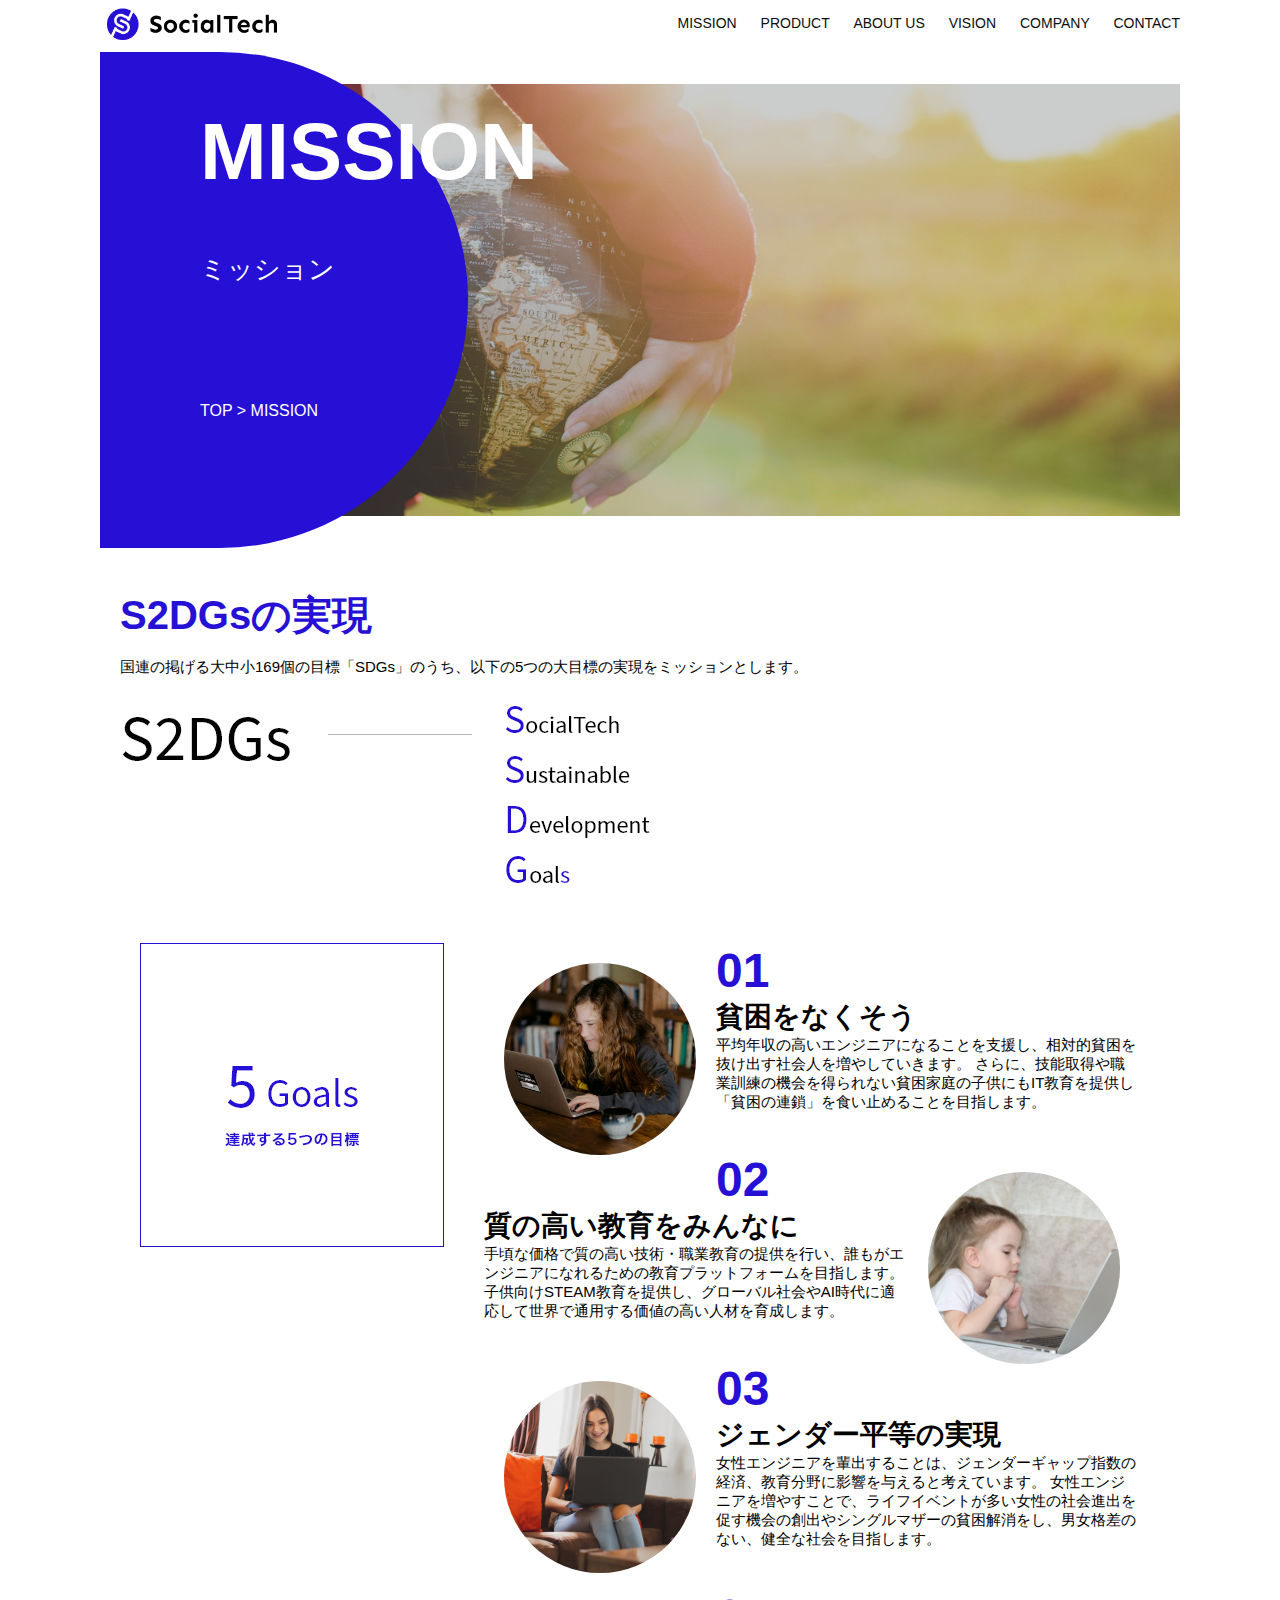
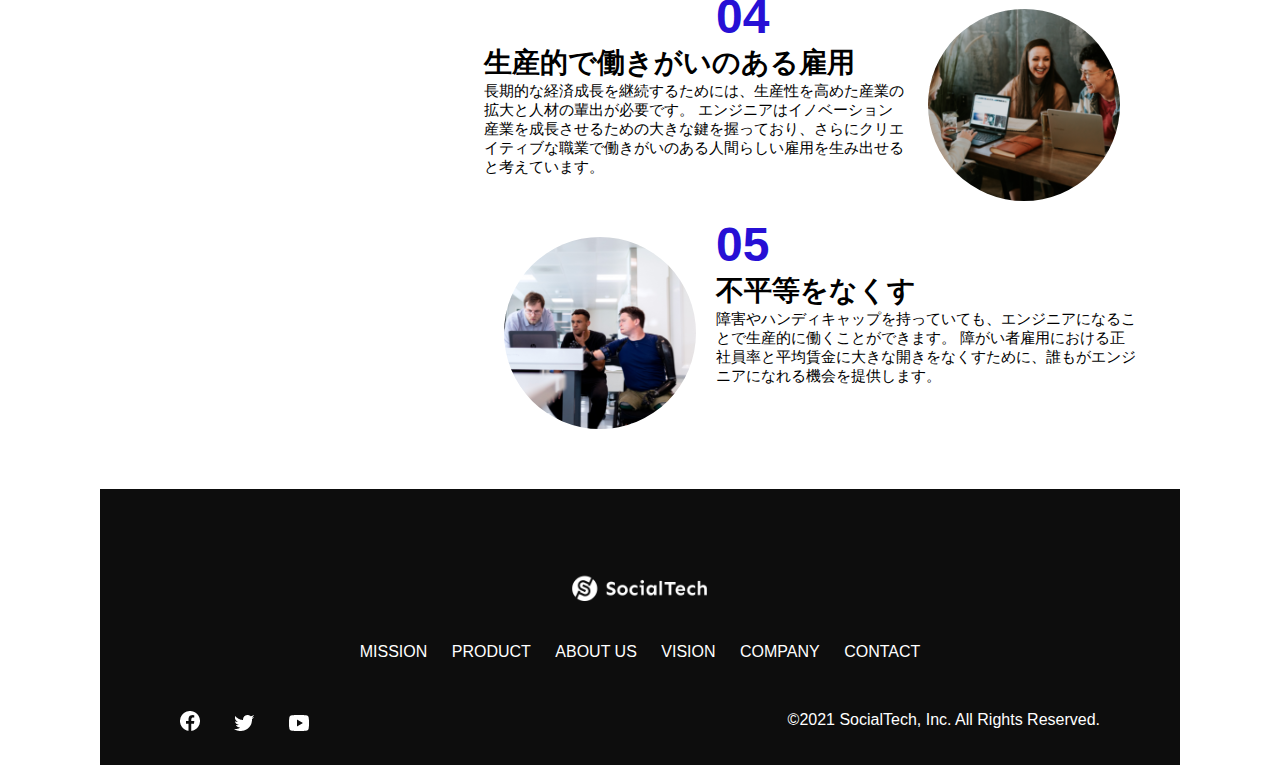
<file: kadai_005/mission.html>
<!DOCTYPE html>
<html>
  <head>
    <meta charset="UTF-8">
    <meta name="description" content="SocialTechが目指す5つの目標(S2DGs)を紹介します">
    <meta name="viewport" content="width=device-width, initial-scale=1.0">
    <title>SocialTech - MISSION ミッション -</title>
    <link rel="stylesheet" href="style.css">
  </head>

  <body>
    <!-- ヘッダー -->
    <header>
      <!-- ロゴ -->
      <a href="index.html" id="logo"><img src="images/logo.png" alt="トップページに戻る"></a>

      <!-- PC用ナビゲーション -->
      <nav id="nav-pc">
        <a href="mission.html">MISSION</a>
        <a href="product.html">PRODUCT</a>
        <a href="index.html#aboutus">ABOUT US</a>
        <a href="index.html#vision">VISION</a>
        <a href="index.html#company">COMPANY</a>
        <a href="index.html#contact">CONTACT</a>
      </nav>

      <!-- スマホ用メニューボタン -->
      <img id="menu-sp" src="images/button-menu.png" alt="ナビゲーションを開く"
          onclick="document.getElementById('nav-sp').style.display = 'block'">

      <!-- スマホ用ナビゲーション -->
      <nav id="nav-sp">
        <img id="close" src="images/button-close.png" alt="ナビゲーションを閉じる"
          onclick="document.getElementById('nav-sp').style.display = 'none'">
        <a id="logo-sp" href="index.html"
          onclick="document.getElementById('nav-sp').style.display = 'none'">
          <img src="images/logo-sp.png" alt="トップページに戻る"></a>
        <a class="menu" href="mission.html"
          onclick="document.getElementById('nav-sp').style.display ='none'">MISSION</a>
        <a class="menu" href="product.html"
          onclick="document.getElementById('nav-sp').style.display ='none'" >PRODUCT</a>
        <a class="menu" href="index.html#aboutus"
          onclick="document.getElementById('nav-sp').style.display ='none'">ABOUTUS</a>
        <a class="menu" href="index.html#vision"
          onclick="document.getElementById('nav-sp').style.display ='none'">VISION</a>
        <a class="menu" href="index.html#company"
          onclick="document.getElementById('nav-sp').style.display ='none'">COMPANY</a>
        <a class="menu" href="index.html#contact"
          onclick="document.getElementById('nav-sp').style.display ='none'">CONTACT</a>
        <div id="sns">
          <a href="https://www.facebook.com/sejuku2013">
            <img src="images/button-facebook.png" alt="Facebookのリンク"></a>
          <a href="https://twitter.com/samuraijuku">
            <img src="images/button-twitter.png" alt="Twitterのリンク"></a>
          <a href="https://www.youtube.com/channel/UCCFOQO5aDK0xXam4cUQXT8g">
            <img src="images/button-youtube.png" alt="Youtubeのリンク"></a>
        </div>
      </nav>
    </header>
    <main>
      <article>
        <section id="mission-main">
          <div id="mission-title">
            <h1>MISSION</h1>
            <span>ミッション</span>
            <div>TOP > MISSION</div>
          </div>
        </section>
        <section id="mission-s2dgs">
          <h2 class="mission-h2">S2DGsの実現</h2>
          <p>国連の掲げる大中小169個の目標「SDGs」のうち、以下の5つの大目標の実現をミッションとします。</p>
          <img src="images/mission/mission-s2dgs.png" alt="S2DGs">
        </section>
        <section id="mission-5goals">
          <div>
            <img id="s2dgs-image" src="images/mission/mission-5goals.png" alt="5Goals">
          </div>
          <div>
            <div>
              <img class="fivegoals-image-left" src="images/mission/mission-5goals01.png" alt="PCを操作する女の子">
              <span class="fivegoals-number">01</span>
              <h3 class="fivegoals-h3">貧困をなくそう</h3>
              <p class="fivegoals-p">
                平均年収の高いエンジニアになることを支援し、相対的貧困を抜け出す社会人を増やしていきます。
                さらに、技能取得や職業訓練の機会を得られない貧困家庭の子供にもIT教育を提供し「貧困の連鎖」を食い止めることを目指します。</p>
            </div>

            <div>
              <img class="fivegoals-image-right" src="images/mission/mission-5goals02.png" alt="PCを見つめる小さい女の子">
              <span class="fivegoals-number">02</span>
              <h3 class="fivegoals-h3">質の高い教育をみんなに</h3>
              <p class="fivegoals-p">
                手頃な価格で質の高い技術・職業教育の提供を行い、誰もがエンジニアになれるための教育プラットフォームを目指します。
                子供向けSTEAM教育を提供し、グローバル社会やAI時代に適応して世界で通用する価値の高い人材を育成します。</p>
            </div>

            <div>
              <img class="fivegoals-image-left" src="images/mission/mission-5goals03.png" alt="PCを操作する女性">
              <span class="fivegoals-number">03</span>
              <h3 class="fivegoals-h3">ジェンダー平等の実現</h3>
              <p class="fivegoals-p">
                女性エンジニアを輩出することは、ジェンダーギャップ指数の経済、教育分野に影響を与えると考えています。
                女性エンジニアを増やすことで、ライフイベントが多い女性の社会進出を促す機会の創出やシングルマザーの貧困解消をし、男女格差のない、健全な社会を目指します。</p>
            </div>

            <div>
              <img class="fivegoals-image-right" src="images/mission/mission-5goals04.png" alt="笑顔で話し合う3人の男女">
              <span class="fivegoals-number">04</span>
              <h3 class="fivegoals-h3">生産的で働きがいのある雇用</h3>
              <p class="fivegoals-p">
                長期的な経済成長を継続するためには、生産性を高めた産業の拡大と人材の輩出が必要です。
                エンジニアはイノベーション産業を成長させるための大きな鍵を握っており、さらにクリエイティブな職業で働きがいのある人間らしい雇用を生み出せると考えています。</p>
            </div>

            <div>
              <img class="fivegoals-image-left" src="images/mission/mission-5goals05.png" alt="障害を持つ男性が生き生きと働く様子">
              <span class="fivegoals-number">05</span>
              <h3 class="fivegoals-h3">不平等をなくす</h3>
              <p class="fivegoals-p">
                障害やハンディキャップを持っていても、エンジニアになることで生産的に働くことができます。
                障がい者雇用における正社員率と平均賃金に大きな開きをなくすために、誰もがエンジニアになれる機会を提供します。</p>
            </div>
          </div>
        </section>
      </article>
      <footer>
        <div id="footer-logo">
          <img src="images/logo-sp.png" alt="SocialTech">
        </div>
        <div id="footer-link">
          <a href="mission.html">MISSION</a>
          <a href="product.html">PRODUCT</a>
          <a href="index.html#aboutus">ABOUT US</a>
          <a href="index.html#vision">VISION</a>
          <a href="index.html#company">COMPANY</a>
          <a href="index.html#contact">CONTACT</a>
        </div>
        <div id="sns-footer">
          <a href="https://www.facebook.com/sejuku2013">
            <img src="images/button-facebook.png" alt="Facebookのリンク"></a>
          <a href="https://twitter.com/samuraijuku">
            <img src="images/button-twitter.png" alt="Twitterのリンク"></a>
          <a href="https://www.youtube.com/channel/UCCFOQO5aDK0xXam4cUQXT8g">
            <img src="images/button-youtube.png" alt="Youtubeのリンク"></a>
          <span id="copyright">&copy;2021 SocialTech, Inc. All Rights Reserved.</span>
        </div>
      </footer>
    </main>
  </body>
</html>
</file>
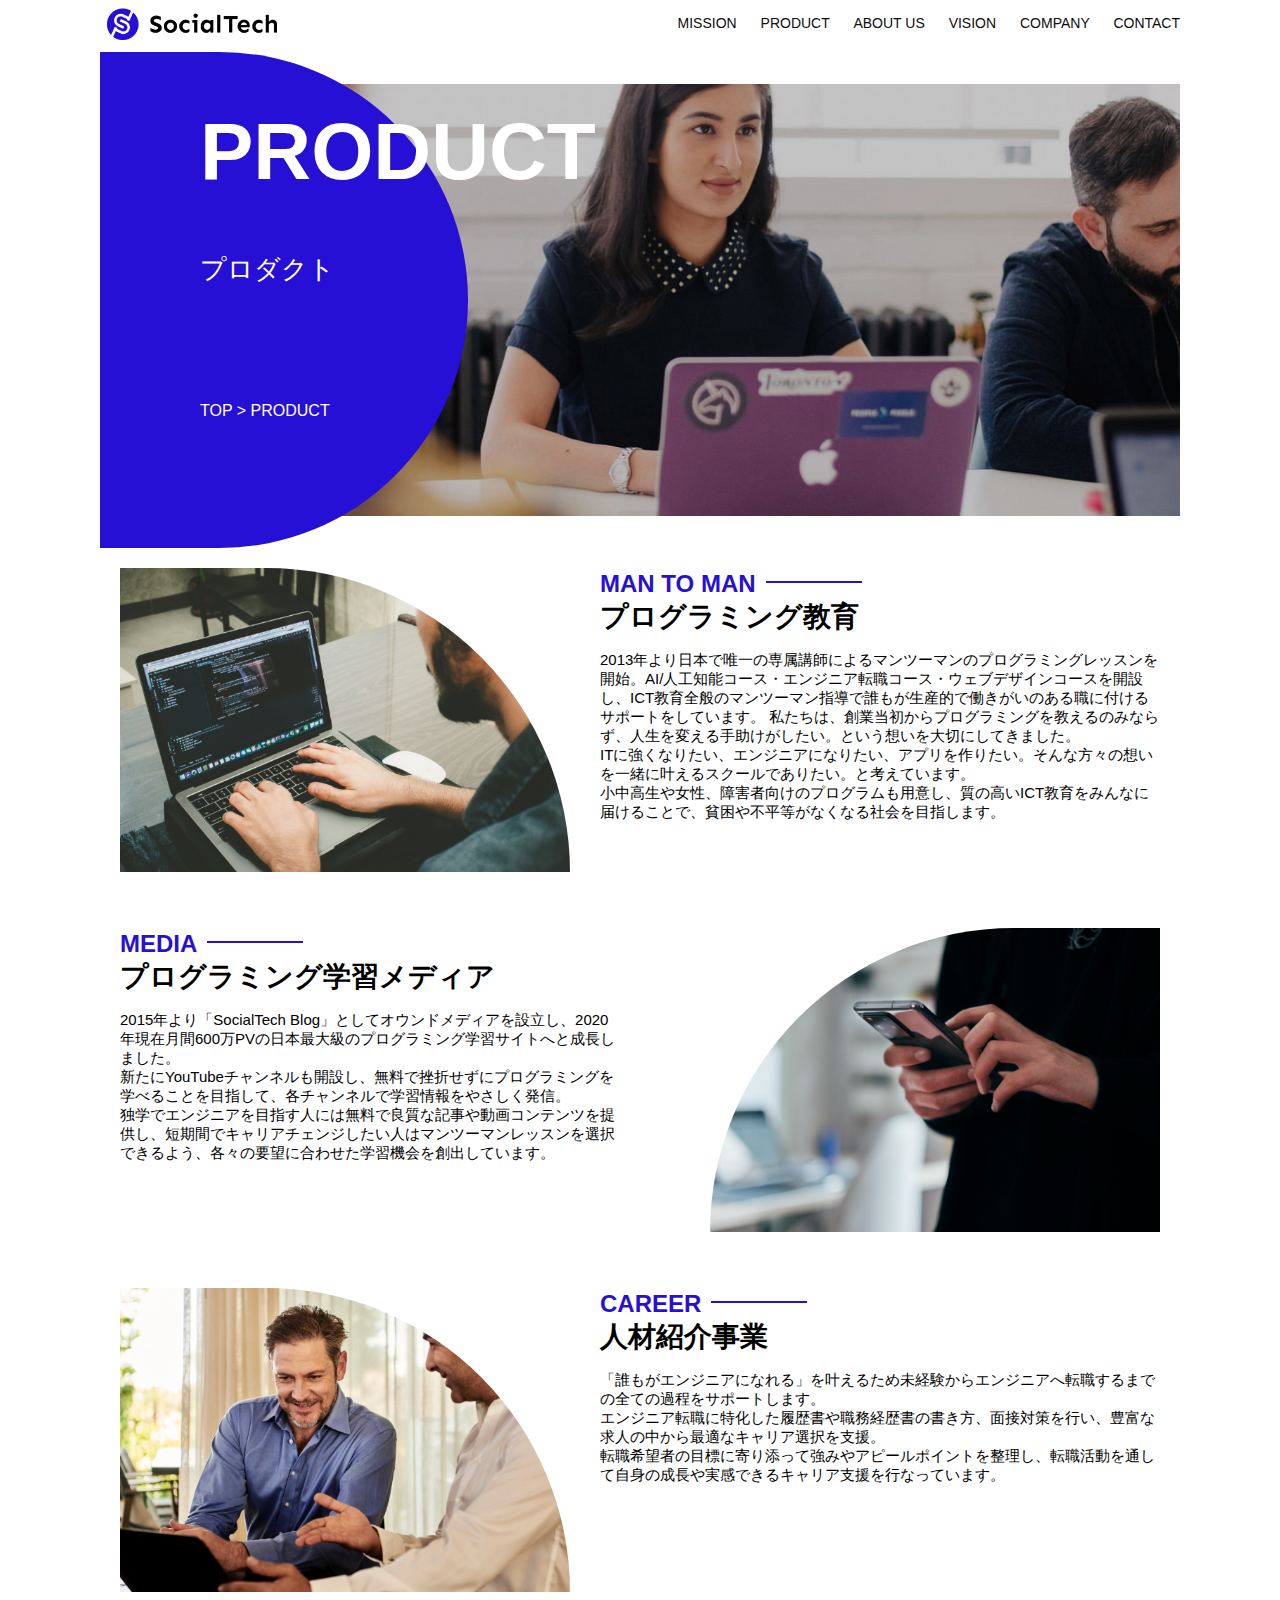
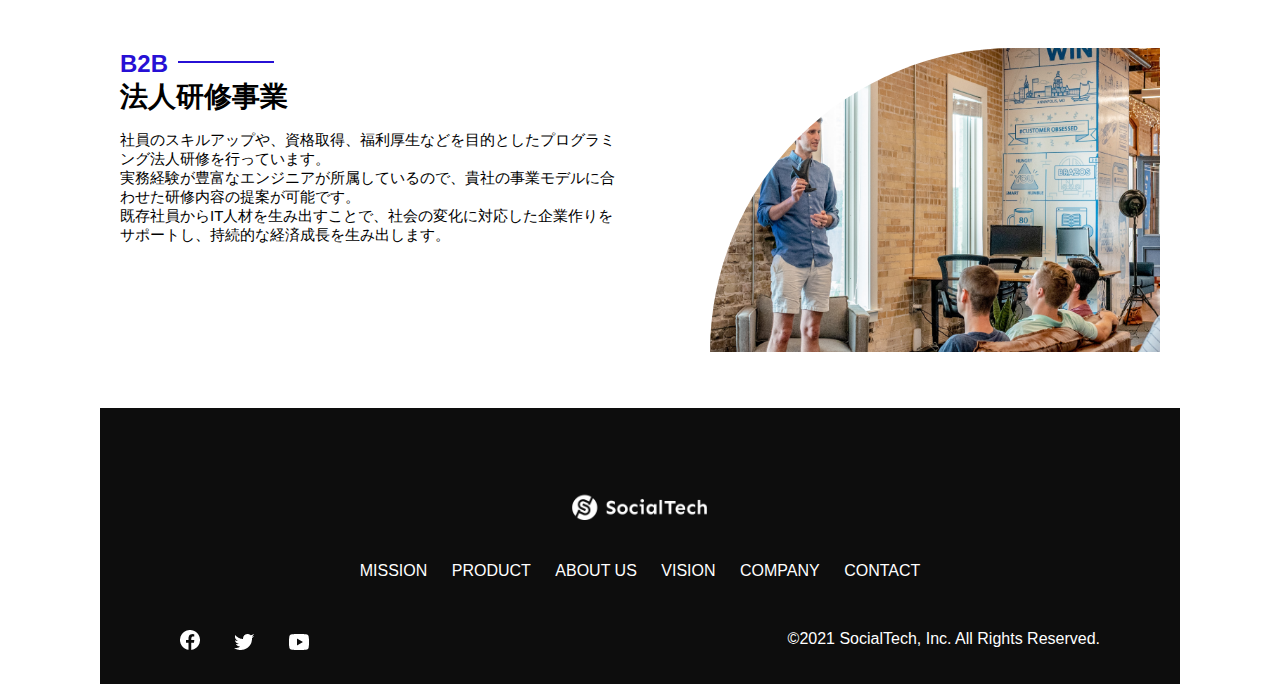
<file: kadai_005/product.html>
<!DOCTYPE html>
<html>
  <head>
    <meta charset="UTF-8">
    <meta name="description" content="SocialTechの4つのプロダクトを紹介します。">
    <meta name="viewport" content="width=device-width, initial-scale=1.0">
    <title>SocialTech - PRODUCT プロダクト -</title>
    <link rel="stylesheet" href="style.css">
  </head>

  <body>
    <!-- ヘッダー -->
    <header>
      <!-- ロゴ -->
      <a href="index.html" id="logo"><img src="images/logo.png" alt="トップページに戻る"></a>

      <!-- PC用ナビゲーション -->
      <nav id="nav-pc">
        <a href="mission.html">MISSION</a>
        <a href="product.html">PRODUCT</a>
        <a href="index.html#aboutus">ABOUT US</a>
        <a href="index.html#vision">VISION</a>
        <a href="index.html#company">COMPANY</a>
        <a href="index.html#contact">CONTACT</a>
      </nav>

      <!-- スマホ用メニューボタン -->
      <img id="menu-sp" src="images/button-menu.png" alt="ナビゲーションを開く"
        onclick="document.getElementById('nav-sp').style.display = 'block'">

      <!-- スマホ用ナビゲーション -->
      <nav id="nav-sp">
        <img id="close" src="images/button-close.png" alt="ナビゲーションを閉じる"
          onclick="document.getElementById('nav-sp').style.display = 'none'">
        <a id="logo-sp" href="index.html"
          onclick="document.getElementById('nav-sp').style.display = 'none'">
          <img src="images/logo-sp.png" alt="トップページに戻る"></a>
        <a class="menu" href="mission.html"
          onclick="document.getElementById('nav-sp').style.display ='none'">MISSION</a>
        <a class="menu" href="product.html"
          onclick="document.getElementById('nav-sp').style.display ='none'">PRODUCT</a>
        <a class="menu" href="index.html#aboutus"
          onclick="document.getElementById('nav-sp').style.display ='none'">ABOUTUS</a>
        <a class="menu" href="index.html#vision"
          onclick="document.getElementById('nav-sp').style.display ='none'">VISION</a>
        <a class="menu" href="index.html#company"
          onclick="document.getElementById('nav-sp').style.display ='none'">COMPANY</a>
        <a class="menu" href="index.html#contact"
          onclick="document.getElementById('nav-sp').style.display ='none'">CONTACT</a>
        <div id="sns">
          <a href="https://www.facebook.com/sejuku2013">
            <img src="images/button-facebook.png" alt="Facebookのリンク"></a>
          <a href="https://twitter.com/samuraijuku">
            <img src="images/button-twitter.png" alt="Twitterのリンク"></a>
          <a href="https://www.youtube.com/channel/UCCFOQO5aDK0xXam4cUQXT8g">
            <img src="images/button-youtube.png" alt="Youtubeのリンク"></a>
        </div>
      </nav>
    </header>
    <main>
      <article>
        <section id="product-main">
          <div id="product-title">
            <h1>PRODUCT</h1>
            <span>プロダクト</span>
            <div>TOP > PRODUCT</div>
          </div>
        </section>
        <section class="product-section1">
          <img src="images/product/product-mantoman.png" alt="PCでコードを書く男性">
          <div>
            <h2 class="product-h2">MAN TO MAN</h2>
            <h3 class="product-h3">プログラミング教育</h3>
            <p>2013年より日本で唯一の専属講師によるマンツーマンのプログラミングレッスンを開始。AI/人工知能コース・エンジニア転職コース・ウェブデザインコースを開設し、ICT教育全般のマンツーマン指導で誰もが生産的で働きがいのある職に付けるサポートをしています。
              私たちは、創業当初からプログラミングを教えるのみならず、人生を変える手助けがしたい。という想いを大切にしてきました。
              <br>ITに強くなりたい、エンジニアになりたい、アプリを作りたい。そんな方々の想いを一緒に叶えるスクールでありたい。と考えています。
              <br>小中高生や女性、障害者向けのプログラムも用意し、質の高いICT教育をみんなに届けることで、貧困や不平等がなくなる社会を目指します。</p>
          </div>
        </section>
        <section class="product-section2">
          <div>
            <h2 class="product-h2">MEDIA</h2>
            <h3 class="product-h3">プログラミング学習メディア</h3>
            <p>2015年より「SocialTech Blog」としてオウンドメディアを設立し、2020年現在月間600万PVの日本最大級のプログラミング学習サイトへと成長しました。
              <br>新たにYouTubeチャンネルも開設し、無料で挫折せずにプログラミングを学べることを目指して、各チャンネルで学習情報をやさしく発信。
              <br>独学でエンジニアを目指す人には無料で良質な記事や動画コンテンツを提供し、短期間でキャリアチェンジしたい人はマンツーマンレッスンを選択できるよう、各々の要望に合わせた学習機会を創出しています。</p>
          </div>
          <img src="images/product/product-media.png" alt="スマートフォンを操作する人">
        </section>
        <section class="product-section1">
          <img src="images/product/product-career.png" alt="笑顔で話し合う2人の男性">
          <div>
            <h2 class="product-h2">CAREER</h2>
            <h3 class="product-h3">人材紹介事業</h3>
            <p>「誰もがエンジニアになれる」を叶えるため未経験からエンジニアへ転職するまでの全ての過程をサポートします。
              <br>エンジニア転職に特化した履歴書や職務経歴書の書き方、面接対策を行い、豊富な求人の中から最適なキャリア選択を支援。
              <br>転職希望者の目標に寄り添って強みやアピールポイントを整理し、転職活動を通して自身の成長や実感できるキャリア支援を行なっています。</p>
          </div>
        </section>
        <section class="product-section2">
          <div>
            <h2 class="product-h2">B2B</h2>
            <h3 class="product-h3">法人研修事業</h3>
            <p>社員のスキルアップや、資格取得、福利厚生などを目的としたプログラミング法人研修を行っています。
              <br>実務経験が豊富なエンジニアが所属しているので、貴社の事業モデルに合わせた研修内容の提案が可能です。
              <br>既存社員からIT人材を生み出すことで、社会の変化に対応した企業作りをサポートし、持続的な経済成長を生み出します。</p>
          </div>
          <img src="images/product/product-b2b.png" alt="講演中の男性とそれを聴く人々">
        </section>
      </article>
      <footer>
        <div id="footer-logo">
          <img src="images/logo-sp.png" alt="SocialTech">
        </div>
        <div id="footer-link">
          <a href="mission.html">MISSION</a>
          <a href="product.html">PRODUCT</a>
          <a href="index.html#aboutus">ABOUT US</a>
          <a href="index.html#vision">VISION</a>
          <a href="index.html#company">COMPANY</a>
          <a href="index.html#contact">CONTACT</a>
        </div>
        <div id="sns-footer">
          <a href="https://www.facebook.com/sejuku2013">
            <img src="images/button-facebook.png" alt="Facebookのリンク"></a>
          <a href="https://twitter.com/samuraijuku">
            <img src="images/button-twitter.png" alt="Twitterのリンク"></a>
          <a href="https://www.youtube.com/channel/UCCFOQO5aDK0xXam4cUQXT8g">
            <img src="images/button-youtube.png" alt="Youtubeのリンク"></a>
          <span id="copyright">&copy;2021 SocialTech, Inc. All Rights Reserved.</span>
        </div>
      </footer>
    </main>
  </body>
</html>
</file>
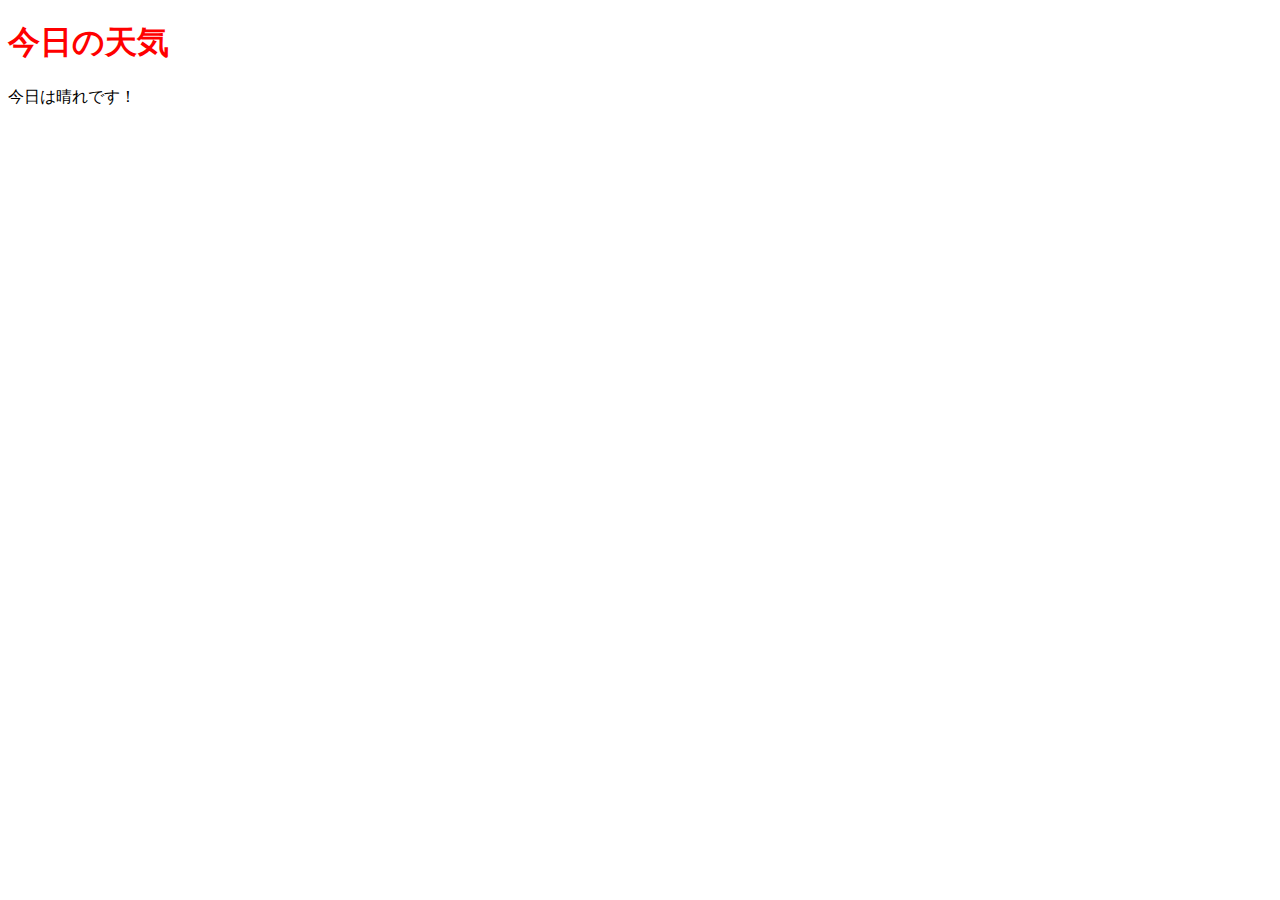
<file: kadai_006/weather.html>
<!DOCTYPE html>
<html lang="ja">
<head>
  <meta charset="UTF-8">
  <meta name="viewport" content="width=device-width, initial-scale=1.0">
  <title>jQueryの基礎を学ぼう_6章課題</title>
  <link rel="stylesheet" href="weather.css">
</head>
<body>
  <h1 id="target">今日の天気</h1>
  <p>今日は晴れです！</p>
  <script src="https://code.jquery.com/jquery-3.6.0.min.js"></script>
  <script src="weather.js"></script>
</body>
</html>
</file>
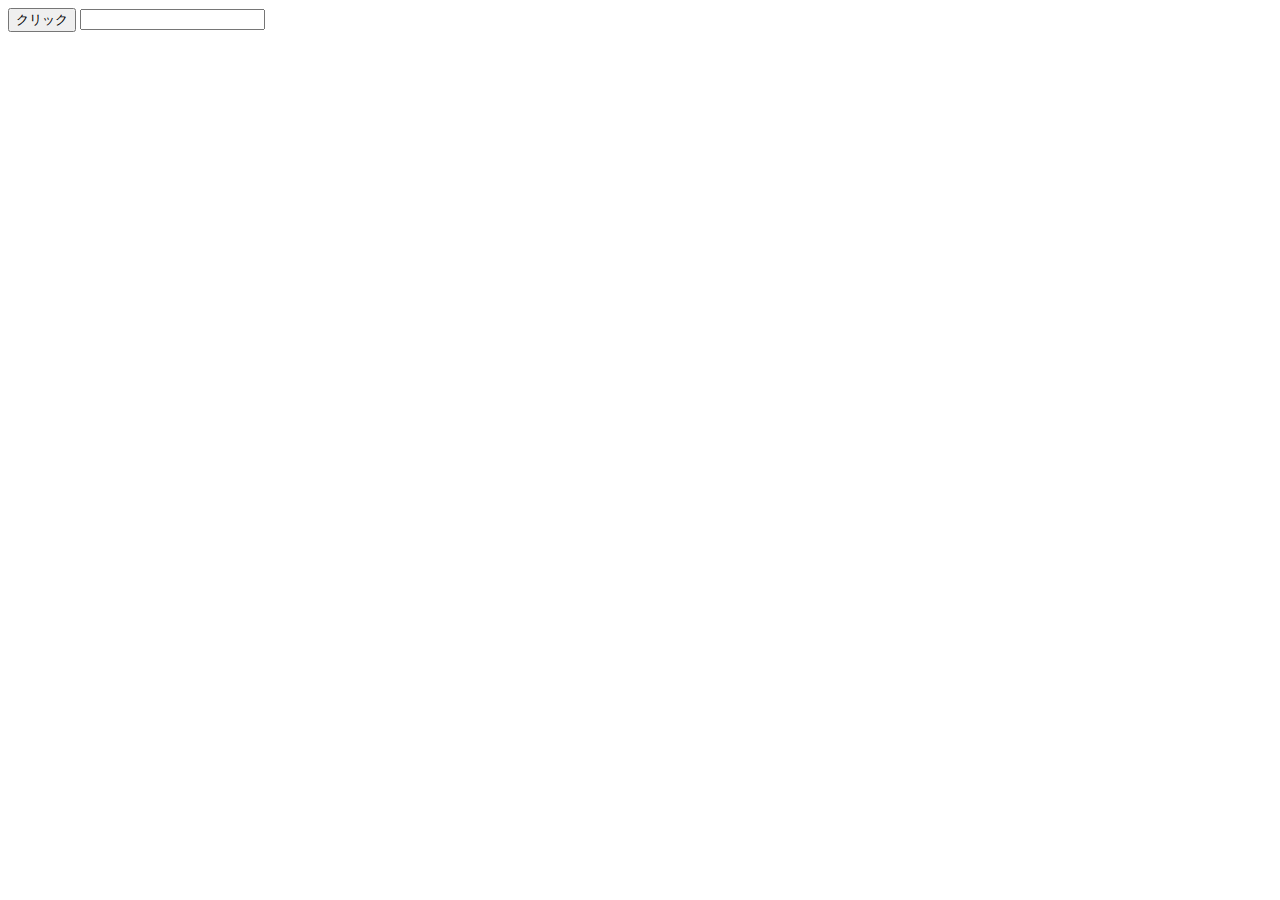
<file: kadai_008/form.html>
<!DOCTYPE html>
<html lang="ja">
<head>
  <meta charset="UTF-8">
  <meta name="viewport" content="width=device-width, initial-scale=1.0">
  <title>jQueryの基礎を学ぼう_8章課題</title>
</head>
<body>
  <div>
    <button class="btn">クリック</button>
    <input type="text" class="text-box" value="">
  </div>
  <script src="https://code.jquery.com/jquery-3.6.0.min.js"></script>
  <script src="form.js"></script>
</body>
</html>
</file>
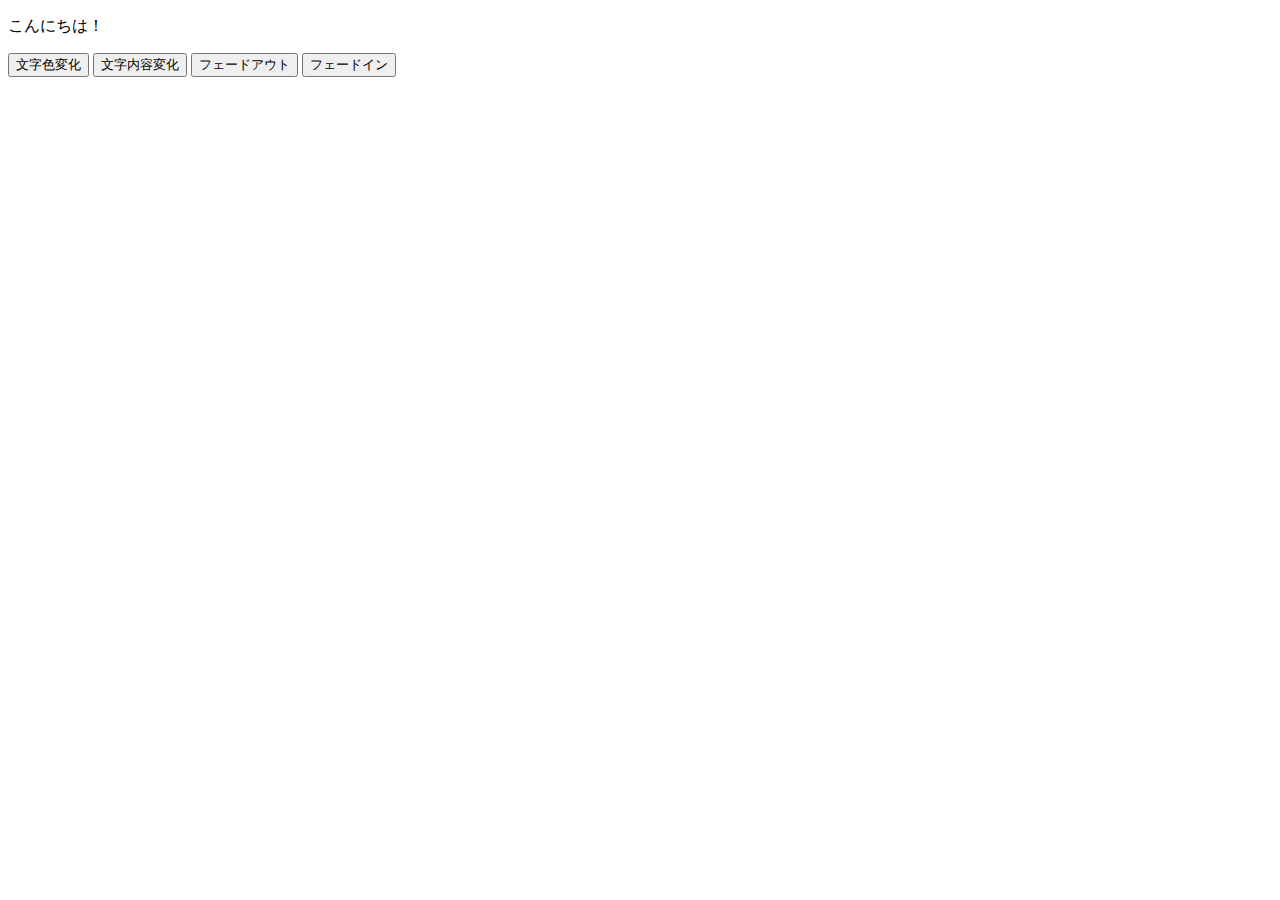
<file: kadai_010/summary.html>
<!DOCTYPE html>
<html lang="ja">
<head>
  <meta charset="UTF-8">
  <meta name="viewport" content="width=device-width, initial-scale=1.0">
  <title>jQueryの基礎を学ぼう</title>
</head>
<body>
  <div>
    <p id="target">こんにちは！</p>
    <button id="change-color">文字色変化</button>
    <button id="change-text">文字内容変化</button>
    <button id="fade-out">フェードアウト</button>
    <button id="fade-in">フェードイン</button>
  </div>
  <script src="https://code.jquery.com/jquery-3.6.0.min.js"></script>
  <script src="summary.js"></script>
</body>
</html>
</file>
<file: kadai_005/style.css>
/*PC、スマホ共通スタイル*/
body{
  font-family: "Source Sans Pro","Hiragino kaku Gothic ProN","Meiryo","Arial","sans-serif";
}
p{
  font-size: 15px;
}

/*PC用のstyle*/
@media screen and (min-width: 768px){

  /* pc用のカルーセル設定 */
  .carousel {
    width: 885px;
    margin-left: 20px;
  }

  .carouselImg {
    width: 885px;
  }

body{
  max-width: 1080px;
  min-width: 900px;
  margin: 0 auto 0 auto;
}

header{
  display: flex;
  justify-content: space-between;
}

#nav-pc{
  font-size: 14px;
  padding-top: 15px;
}

#nav-pc>a{
  text-decoration: none;
  margin-left: 20px;
}
#nav-pc>a:link{
  color: #0d0d0d;
}
#nav-pc>a:visited{
  color: #0d0d0d;
}
#nav-pc>a:hover{
  color: #0d0d0d;
  text-decoration: underline;
}
#nav-pc>a:active{
  color: #0d0d0d;
}

/*スマホ用ナビを非表示*/
#nav-sp,#menu-sp{
  display: none;
}
/* メインビジュアル */
#main-visual{
  position: relative;
  height: 400px;
}
#main-message{
  position: absolute;
  top: 0;
  left: 0;
  background-color: #2710d5;
  color: #ffffff;
  border-radius: 0 0 476px 0;
  max-width: 620px;
  height: 100%;
  width: 100%;
  z-index: 11;
}

#main-message>h1{
  font-size: 60px;
  font-weight: bold;
  margin: 100px 0 0 50px;
}
#main-message>p{
  font-size: 28px;
  margin: 0 0 0 50px;
}
#main-visual>img{
  max-width: 620px;
  border-radius: 476px 0 0 0;
  position: absolute;
  top: 0;
  right: 0;
  z-index: 10;
}
/* 見出し */
h2{
  margin: 40px 0 0 0;
}

h2::after{
  content: url("images/line.png");
  margin-left: 10px;
}

h3{
  font-size: 27px;
}
/* ミッション */
#mission{
  margin: 80px auto;
  width: 100%;
}

#mission-flex{
  width: 100%;
  display: flex;
}

#mission-flex>div{
  width: 50%;
  margin: 20px;
}

#mission-photo{
  width: 100%;
}

#s2dgs{
  margin-top: 50px;
  width: 100%;
}

/*プロダクト*/
#product{
  background-color: #fafafa;
  margin: 80px 0 80px 0;
  padding: 10px 40px 0px 40px;
}
/*外枠*/
#product>div{
  margin-top: 40px;
  display: flex;
}
/*左のカラム*/
#product-left{
  width: 50%;
  margin-right: 20px;
}
/*右のカラム*/
#product-right{
  width: 50%;
  margin-left: 20px;
  margin-top: 80px;
}
/*写真＋説明の枠*/
#product-left>div{
  position: relative;
  height: 480px;
  margin-right: 20px;
}

#product-right>div{
  position: relative;
  height: 480px;
  margin-left: 20px;
}

/*　写真　*/
.product-photo{
  width: 100%;
}
/* 説明文の枠 */
.product-explain{
  background-color: #ffffff;
  position: absolute;
  left: 0;
  top: 280px;
  margin: 0 40px;
  padding: 20px;
  box-shadow: 5px 5px 10px rgba(0,0,0,0.05);
}
/*　説明文の英語　*/
.product-explain>span{
  color: #2710d5;
  font-weight: bold;
  font-size: 16px;
  margin: 0;
}
/*　説明文の見出し　*/
.product-explain>h3{
  font-size: 20px;
  margin: 5px 0px;
}
/*　説明文　*/
.product-explain>p{
  font-size: 14px;
  margin: 0;
}
/*　もっとみるボタン　*/
#product-more{
  margin: 0 auto -42px auto;
}
/*about us*/
#aboutus{
  margin: 80px auto;
}
/*3つの組織文化と写真を入れる枠*/
#aboutus>div{
  display: flex;
}
/*写真*/
.culture-img{
  width: 100%;
  align-self: flex-start;
}
.culture-img2{
  margin-top: 50px;
  width: 100%;
}
/*3つの組織文化の表*/
.culture-table{
  margin-right: 50px;
}
/*番号*/
.culture-num{
  font-size: 80px;
  color: #2710d5;
  margin: 0 20px 0 0;
}
/*組織文化英語*/
.culture-en{
  font-size: 24px;
  color: #2710d5;
  font-weight: bold;
  display: block;
}
/*組織文化日本語*/
.culture-jp{
  font-size: 28px;
  font-weight: bold;
}
/*説明文*/
.culture-description{
  margin: 0;
}
/*ビジョン*/
#vision{
  margin: 80px auto;
}
/*セクション内の外枠*/
#vision>div{
  width: 100%;
  display: flex;
  justify-content: space-between;
  flex-wrap: wrap;
}
/*7つの行動指針の枠*/
.vision-box{
  width: 300px;
  height: 300px;
  margin-bottom: 30px;
  position: relative;
}

.vision-box>img{
  width: 100%;
  height: auto;
  position: absolute;
  top: 0;
  left: 0;
  z-index: 30;
}

.vision-box>span{
  position: absolute;
  top: 0;
  left: 0;
  z-index: 31;
  margin-right: 20px;
}

.vision-box>span>h4{
  color: #2710d5;
  font-size: 19px;
  margin: 80px 0 0 0;
}

.vision-box>span>h4::first-letter{
  font-size: 40px;
}

.vision-box>span>h5{
  font-size: 20px;
  margin: 0;
}

.vision-box>span>p{
  margin: 10px 0 0 0;
}

/*会社概要*/
#company{
  margin: 80px auto;
}

#company-table{
  width: 100%;
}

.tableheader{
  text-align: left;
  padding: 20px;
  border-bottom-color: #2710d5;
  border-bottom-width: 1px;
  border-bottom-style: solid;
  width: 100px;
}

.tableheader-first{
  text-align: left;
  padding: 20px;
  border-bottom-color: #2710d5;
  border-bottom-width: 1px;
  border-bottom-style: solid;
  width: 100px;
  border-top-color: #2710d5;
  border-top-width: 1px;
  border-top-style: solid;
}

.cell{
  padding: 30px;
  border-bottom-color: #ececec;
  border-bottom-width: 1px;
  border-bottom-style: solid;
}

.cell-first{
  padding: 30px;
  border-bottom-color: #ececec;
  border-bottom-width: 1px;
  border-bottom-style: solid;
  border-top-color: #ececec;
  border-top-width: 1px;
  border-top-style: solid;
}

#company>iframe{
  width: 100%;
  height: 368px;
  margin-top: 40px;
}
/*お問い合わせ*/
#contact{
  margin: 80px auto;
}
/*外枠*/
#contact>form>div{
  display: flex;
  flex-direction: row;
  flex-wrap: wrap;
  padding-bottom: 30px;
}
/*左列の見出し*/
.contact-heading{
  width: 240px;
  align-self: center;
}
/*見出しのラベル*/
.contact-label{
  font-weight: bold;
}
/*必須*/
.contact-span{
  color: #ce2222;
  margin: 0 0 0 20px;
  font-weight: bold;
}
/*テキストボックス*/
.contact-textbox{
  border-top: 0;
  border-left: 0;
  border-right: 0;
  border-bottom-width: 1px;
  border-bottom-color: #707070;
  border-bottom-style: solid;
  background-color: #fafafa;
  width: 400px;
  height: 56px;
}
/*お問い合わせ内容のテキストエリア*/
.contact-textarea{
  border-top: 0;
  border-left: 0;
  border-right: 0;
  border-bottom-width: 1px;
  border-bottom-color: #707070;
  background-color: #fafafa;
  width: 400px;
  height: 200px;
}
/*個人情報の取り扱い*/
details{
  width: 700px;
}

details > div{
  background-color: #fafafa;
  padding: 20px;
}

details>div>span{
  font-weight: bold;
}
/*フッター*/
footer{
  background-color: #0d0d0d;
  text-align: center;
  padding: 80px 80px 30px 80px;
}

#footer-logo{
  margin-bottom: 30px;
}

#footer-link{
  margin-bottom: 50px;
}

#footer-link>a{
  text-decoration: none;
  margin: 10px;
}

#footer-link>a:link{
  color: #ffffff;
}
#footer-link>a:visited{
  color: #ffffff;
}
#footer-link>a:hover{
  color: #ffffff;
  text-decoration: underline;
}
#footer-link>a:active{
  color: #ffffff;
}

#sns-footer{
  text-align: left;
  width: 100%;
}

#sns-footer>a{
  margin-right: 30px;
}

#copyright{
  color: #ffffff;
  float: right;
}
/* mission.html用のスタイル */
/* ミッションのメインビジュアル */

#mission-main{
  height: 496px;
  width: 100%;
  background-image: url(images/mission/mission-main.png);
  background-repeat: no-repeat;
  background-position-y: center;
}

#mission-title{
  background-color: #2710d5;
  width: 368px;
  color: #ffffff;
  height: 496px;
  border-radius: 0 248px 248px  0;
  position: relative;
}

#mission-title > h1{
  position: absolute;
  top: 0;
  left: 100px;
  font-size: 80px;
}

#mission-title > span{
  position: absolute;
  top: 200px;
  left: 100px;
  font-size: 26px;
}

#mission-title > div{
  position: absolute;
  top: 350px;
  left: 100px;
  font-size: 16px;
}

#mission-s2dgs{
  width: 100%;
  margin: 20px;
}

.mission-h2{
  color: #2710d5;
  font-size: 40px;
}

.mission-h2::after{
  content: none;
}

#mission-5goals{
  margin: 20px;
  display: flex;
}

#mission-5goals > div{
  flex-grow: 1;
  padding: 20px;
}

#mission-5goals > div >div{
  margin-bottom: 40px;
}

.fivegoals-image-right{
  float: right;
  margin: 20px;
}

.fivegoals-image-left{
  float: left;
  margin: 20px;
}

.fivegoals-number{
  color: #2710d5;
  font-size: 48px;
  font-weight: bold;
  margin: 0;
}

.fivegoals-h3{
  font-size: 28px;
  margin: 0;
}

.fivegoals-p{
  margin: 0;
}

/* プロダクトページ */
#product-main{
  height: 496px;
  width: 100%;
  background-image: url(images/product/product-main.png);
  background-repeat: no-repeat;
  background-position-y: center;
}

#product-title{
  background-color: #2710d5;
  width: 368px;
  color: #ffffff;
  height: 496px;
  border-radius: 0 248px 248px 0;
  position: relative;
}

#product-title > h1{
  position: absolute;
  top: 0;
  left: 100px;
  font-size: 80px;
}

#product-title > span{
  position: absolute;
  top: 200px;
  left: 100px;
  font-size: 26px;
}

#product-title > div{
  position: absolute;
  top: 350px;
  left: 100px;
  font-size: 16px;
}
/* セクション1 */
.product-section1{
  position: relative;
  margin: 20px;
  height: 340px;
}

.product-section1 > img{
  position: absolute;
  top: 0;
  left: 0;
  width: 450px;
  margin: 0 40px 30px 0;
  border-radius: 0 432px 0 0;
}

.product-section1 > div{
  position: absolute;
  top: 0;
  left: 480px;
}
/* セクション2 */
.product-section2{
  position: relative;
  margin: 20px;
  height: 340px;
}

.product-section2 > img{
  position: absolute;
  top: 0;
  right: 0;
  width: 450px;
  margin: 0 0 30px 40px;
  border-radius: 432px 0 0 0;
}

.product-section2 > div{
  width: 500px;
  position: absolute;
  top: 0;
  left: 0;
}

.product-h2{
  color: #2710d5;
  font-size: 24px;
  margin: 0;
}

.product-h3{
  font-size: 28px;
  margin: 0;
}
}


/*スマートフォン用のstyle*/
@media screen and (max-width: 767px) {

  /* スマホ用カルーセル設定 */
  .carousel {
    width: 375px;
    margin: 0 auto 0 auto;
  }

  .carouselImg {
    width: 375px;
  }

  body{
    min-width: 375px;
    margin: 0;
    } 
  
    /*PC用ナビゲーション非表示*/
    #nav-pc{
      display: none;
    }
  
    /*ハンバーガーメニュー*/
    #menu-sp{
      position: absolute;
      top: 0px;
      right: 0px;
    }
  /*スマホ用ナビゲーションの切り替え*/
  /*初期状態、レイアウトと非表示設定*/
  #nav-sp{
    background-color: #2710d5;
    position: absolute;
    top: 0;
    left: 0;
    width: 100%;
    height: 100%;
    display: none;
    z-index: 100;
  }
  /*×ボタン*/
  #close{
    position: absolute;
    top: 20px;
    right: 20px;
  }
  /*ナビゲーションメニュー用のロゴ*/
  #logo-sp{
    margin: 80px 0 30px 20px;
  } 
  /*ナビゲーションのリンクの装飾設定*/
  #nav-sp>a{
    display: block;
  }

  #nav-sp>a:link{
    color: #ffffff;
  }
  #nav-sp>a:visited{
    color: #ffffff;
  }
  #nav-sp>a:hover{
    color: #ffffff;
    text-decoration: underline;
  }
  #nav-sp>a:active{
    color: #ffffff;
  }

  #nav-sp>.menu{
    text-decoration: none;
    display: block;
    margin: 0 20px;
    height: 44px;
    font-size: 16px;
    background-image: url(images/arrow.png);
    background-repeat: no-repeat;
    background-position: right top;
  }

  #sns{
    position: absolute;
    bottom: 20px;
    left: 20px;
  }

  #sns>a{
    margin-right: 30px;
  }
/* メインビジュアル */
  #main-visual{
    position: relative;
    height: 470px;
    width: 100%;
    overflow: hidden;
  }

  #main-visual>div{
    position: absolute;
    top: 0;
    left: 0;
    background-color: #2710d5;
    color: white;
    border-radius: 0 0 476px 0;
    text-align: center;
    height: 280px;
    width: 100%;
    z-index: 11;
  }

  #main-visual > div > h1{
    font-size: 28px;
    margin: 90px 0 0 0;
  }
  #main-visual >div >p{
    margin: 0;
  }

  #main-visual>img{
    width: 100%;
    border-radius: 476px 0 0 0;
    z-index: 10;
    position: absolute;
    bottom: 0;
    right: 0;
  }
/* 見出し */
  h2::after{
    content: url(images/line.png);
    margin-left: 10px;
  }

  h3{
    font-size: 24px;
    margin: 10px 0 0 0;
  }
/* ミッション */
  #mission{
    margin: 20px;
  }
  #mission-photo,#s2dgs{
    width: 100%;
  }
  /*プロダクト*/
  #product{
    background-color: #fafafa;
    padding-top: 10px; 
  }
  #product h2{
    margin-left: 20px;
  }
  /*外枠*/
  /*左右のカラム　スマホでは縦並び*/
  #product-left,
  #product-right{
    margin-right: 20px;
    margin-left: 20px;
  }
/*画像＋説明の枠*/
  #product-left>div,
  #product-right>div{
    position: relative;
    height: 540px;
  }
/*説明文の枠*/
  .product-explain{
    background-color: #ffffff;
    position: absolute;
    left: 0;
    bottom: 50px;
    padding: 20px;
    box-shadow: 5px 5px 10px rgba(0, 0, 0, 0.05);
  }

  .product-explain>span{
    color: #2710d5;
    font-weight: bold;
    font-size: 16px;
    margin: 0;
  }

  .product-explain>h3{
    margin: 10px 0;
  }
/* 写真 */
  .product-photo{
    width: 100%;
  }

  #product-more>img{
    margin: 0 0 -42px 20px;
  }

  /*about us*/
  #aboutus{
    margin: 80px 20px;
  }

  #aboutus > div{
    display: flex;
    flex-direction: column;
  }

  .culture-table{
    width: 100%;
    padding-right: 20px;
    order: 2;
  }

  .culture-img{
    width: 100%;
    order: 1;
  }

  .culture-img2{
    width: 100%;
  }

  .culture-num{
    font-size: 80px;
    color: #2710d5;
  }

  .culture-en{
    color: #2710d5;
    font-weight: bold;
    font-size: 24px;
    display: block;
  }

  .culture-jp{
    display: block;
  }

  .culture-description{
    margin: 0;
  }

  /*vision*/
  #vision{
    margin: 80px 20px;
  }

  .vision-box{
    width: 300px;
    height: 300px;
    margin-bottom: 30px;
    position: relative;
  }

  .vision-box > img{
    width: 100%;
    height: auto;
    position: absolute;
    top: 0;
    left: 0;
    z-index: 30;
  }

  .vision-box > span{
    position: absolute;
    top: 0;
    left: 0;
    z-index: 31;
    margin-right: 20px;
  }

  .vision-box > span > h4{
    color: #2710d5;
    font-size: 19px;
    margin: 60px 0 0 0;
  }

  .vision-box > span > h5{
    font-size: 20px;
    margin: 0;
  }

  .vision-box > span > p{
    margin: 10px 0 0 0;
  }

  /* 会社概要 */
  #company{
    margin: 0 20px;
  }

  #company >h3{
    margin-bottom: 20px;
  }

  #company-table{
    width: 100%;
  }

  .tableheader-first{
    text-align: left;
    padding: 20px;
    border-bottom-color: #2710d5;
    border-bottom-width: 1px;
    border-bottom-style: solid;
    border-top-color: #2710d5;
    border-top-width: 1px;
    border-top-style: solid;
    width: 50px;
  }

  .tableheader{
    text-align: left;
    padding: 20px;
    border-bottom-color: #2710d5;
    border-bottom-width: 1px;
    border-bottom-style: solid;
    width: 50px;
  }

  .cell{
    padding: 20px;
    border-bottom-color: #ececec;
    border-bottom-width: 1px;
    border-bottom-style: solid;
  }

  .cell-first{
    padding: 20px;
    border-bottom-color: #ececec;
    border-bottom-width: 1px;
    border-bottom-style: solid;
    border-top-color: #ececec;
    border-top-width: 1px;
    border-top-style: solid;
  }

  #company > iframe{
    width: 100%;
    height: 240px;
    margin: 40px 0 0 0;
  }

  /* お問い合わせフォーム */
  #contact{
    margin: 80px 20px;
  }

  #contact > h3 {
    margin-bottom: 20px;
  }

  #contact > form > div{
    margin-bottom: 20px;
  }

  .contact-heading{
    margin-bottom: 20px;
  }
/* ラベル */
  .contact-label{
    font-weight: bold;
  }
/* 必須 */
  .contact-span{
    color: #ce2222;
    margin: 0 0 0 20px;
    font-weight: bold;
  }

  .contact-textbox{
    height: 56px;
    border-top: 0;
    border-left: 0;
    border-right: 0;
    background-color: #fafafa;
    border-bottom-color: #707070;
    border-bottom-width: 1px;
    border-style: solid;
    min-width: 300px;
    width: 100%;
  }

  .contact-textarea{
    height: 150px;
    border-top: 0;
    border-left: 0;
    border-right: 0;
    background-color: #fafafa;
    width: 100%;
  }

  .radiobutton{
    margin-bottom: 20px;
  }

  .radiobutton + label::after{
    content: "\A";
    white-space: pre;
  }

  /* フッター */
  footer{
    background-color: #0d0d0d;
    padding: 30px 20px 50px 20px;
  }

  #footer-logo{
    margin-bottom: 30px;
  }

  #footer-link{
    margin-bottom: 50px;
  }

  #footer-link > a{
    text-decoration: none;
    margin: 0 20px 30px 0;
    display: block;
    background-image: url(images/arrow.png);
    background-repeat: no-repeat;
    background-position: right top;
  }

  #footer-link > a:link{
    color: #ffffff;
  }

  #footer-link > a:visited{
    color: #ffffff;
  }

  #footer-link > a:hover{
    color: #ffffff;
    text-decoration: underline;
  }

  #footer-link > a:active{
    color: #ffffff;
  }

  #sns-footer > a{
    margin-right: 30px;
  }

  #copyright{
    font-size: 12px;
    display: block;
    margin-top: 30px;
    color: #ffffff;
  }

  /* mission.html用スタイル */
  /* ミッションのメインビジュアル */
  #mission-main{
    height: 256px;
    width: 100%;
    background-image: url(images/mission/mission-main.png);
    background-repeat: no-repeat;
    background-position-y: center;
    background-size: auto 208px;
  }

  #mission-title{
    background-color: #2710d5;
    width: 136px;
    color: #ffffff;
    height: 256px;
    border-radius: 0 248px 248px 0;
    position: relative;
  }

  #mission-title > h1{
    position: absolute;
    top: 0;
    left: 20px;
    font-size: 40px;
  }

  #mission-title > span{
    position: absolute;
    top: 110px;
    left: 20px;
    font-size: 18px;
  }

  #mission-title > div{
    position: absolute;
    top: 180px;
    left: 20px;
    font-size: 13px;
  }
/* ミッションページ　S2DGSの設定 */
  #mission-s2dgs{
    margin: 20px;
  }

  .mission-h2{
    color: #2710d5;
    font-size: 38px;
    margin: 0;
  }

  .mission-h2::after{
    content: none;
  }

  #mission-s2dgs > img{
    width: 100%;
  }

  #ssection-s2dgs > img{
    width: 100%;
  }
/* ミッションページ　5Goalsの設定 */
  #mission-5goals{
    margin: 20px;
  }

  #mission-5goals > div >div{
    margin-bottom: 40px;
  }

  #s2dgs-image{
    width: 100%;
  }

  .fivegoals-image-right{
    margin: 20px auto;
    display: block;
  }

  .fivegoals-image-left{    
    margin: 20px auto;
    display: block;
  }

  .fivegoals-number{
    color: #2710d5;
    font-size: 48px;
    margin: 0;
  }

  .fivegoals-h3{
    font-size: 28px;
    margin: 0;
  }

  .fivegoals-p{
    margin: 0;
  }
/* プロダクトページ */
  #product-main{
    height: 256px;
    width: 100%;
    background-image: url(images/product/product-main.png);
    background-repeat: no-repeat;
    background-position-y: center;
    background-size: auto 208px;
  }

  #product-title{
    background-color: #2710d5;
    width: 136px;
    color: #ffffff;
    height: 256px;
    border-radius: 0 248px 248px 0;
    position: relative;
  }

  #product-title > h1{
    position: absolute;
    top: 0px;
    left: 20px;
    font-size: 40px;
  }

  #product-title > span{
    position: absolute;
    top: 110px;
    left: 20px;
    font-size: 18px;
  }

  #product-title > div{
    position: absolute;
    top: 180px;
    left: 20px;
    font-size: 13px;
  }

  .product-section1{
    margin: 20px;
  }

  .product-section1 > img{
    width: 100%;
    border-radius: 0 300px 0 0;
  }

  .product-section2{
    margin: 20px;
    display: flex;
    flex-direction: column;
  }

  .product-section2 > img{
    order: 1;
    border-radius: 300px 0 0 0;
    width: 100%;
  }

  .product-section2 > div{
    order: 2;
  }

  .product-h2{
    color: #2710d5;
    font-size: 24px;
    margin: 0;
  }

  .product-h3{
    font-size: 28px;
    margin: 0;
  }
}
</file>
<file: kadai_006/weather.css>
.heading{
  color: #ff0000;
}
</file>
